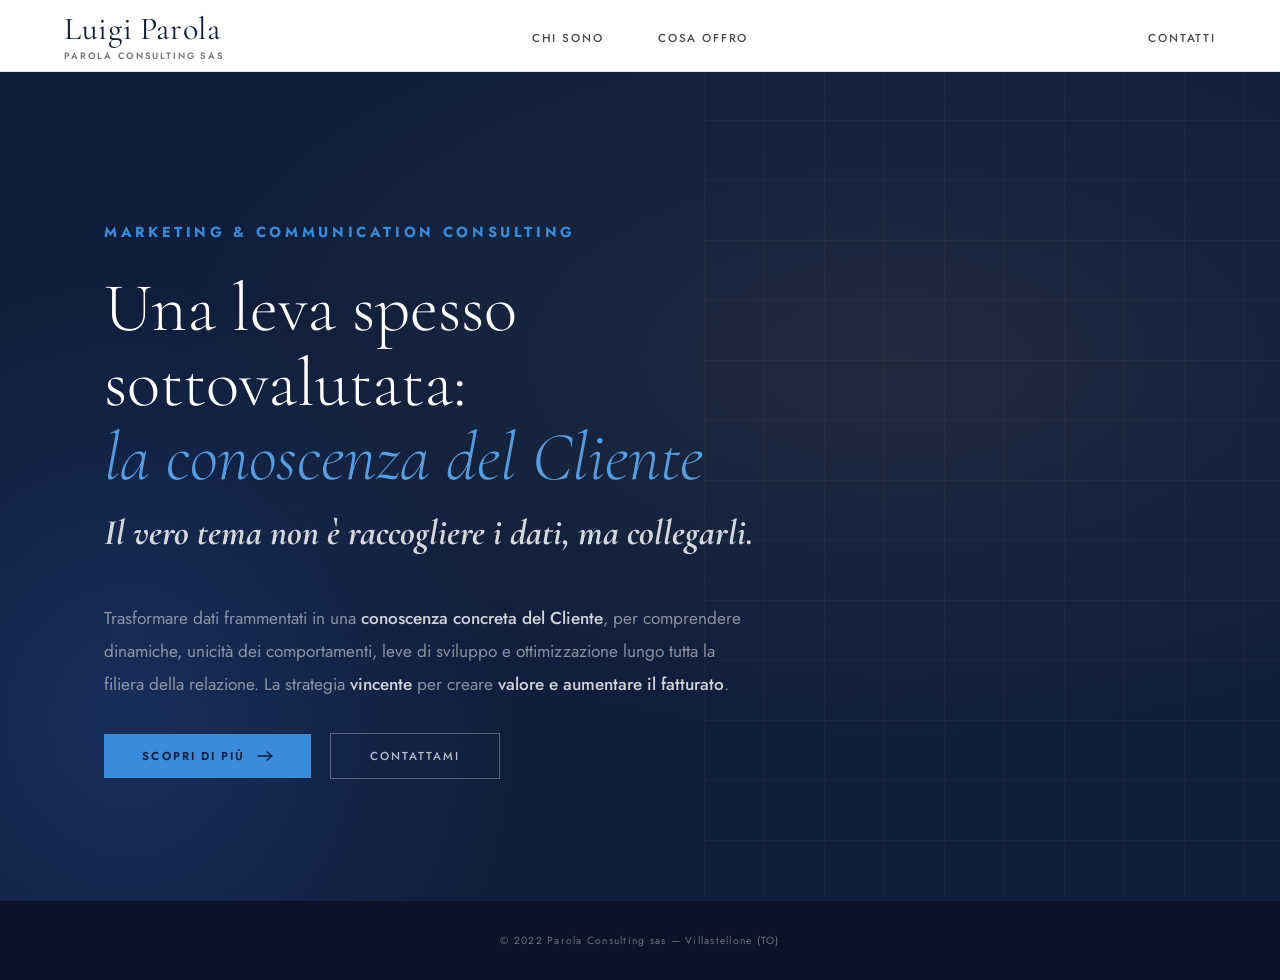
<file: index.html>
<!DOCTYPE html>
<html lang="it">
<head>
  <meta charset="UTF-8" />
  <meta name="viewport" content="width=device-width, initial-scale=1.0" />
<title>Luigi Parola</title>
<meta name="description" content="Trasformare dati frammentati in una conoscenza concreta del Cliente, per comprendere dinamiche, unicità dei comportamenti, leve di sviluppo e ottimizzazione lungo tutta la filiera della relazione. La strategia vincente per creare valore e aumentare il fatturato." />
<link rel="canonical" href="https://www.luigiparola.com/" />

<link rel="icon" type="image/png" href="assets/favicon.png" />
<link rel="shortcut icon" type="image/png" href="assets/favicon.png" />
<link rel="apple-touch-icon" href="assets/favicon.png" />

<meta property="og:locale" content="it_IT" />
<meta property="og:type" content="website" />
<meta property="og:site_name" content="Luigi Parola" />
<meta property="og:title" content="Luigi Parola" />
<meta property="og:description" content="Trasformare dati frammentati in una conoscenza concreta del Cliente, per comprendere dinamiche, unicità dei comportamenti, leve di sviluppo e ottimizzazione lungo tutta la filiera della relazione. La strategia vincente per creare valore e aumentare il fatturato." />
<meta property="og:url" content="https://www.luigiparola.com/" />
<meta property="og:image" content="https://www.luigiparola.com/assets/social-preview-parola.png" />
<meta property="og:image:secure_url" content="https://www.luigiparola.com/assets/social-preview-parola.png" />
<meta property="og:image:type" content="image/png" />
<meta property="og:image:width" content="1000" />
<meta property="og:image:height" content="500" />
<meta property="og:image:alt" content="Luigi Parola — Marketing & Communication Consultant" />

<meta property="og:image" content="https://www.luigiparola.com/assets/social-preview-parola-square.png" />
<meta property="og:image:secure_url" content="https://www.luigiparola.com/assets/social-preview-parola-square.png" />
<meta property="og:image:type" content="image/png" />
<meta property="og:image:width" content="1500" />
<meta property="og:image:height" content="1500" />
<meta property="og:image:alt" content="Luigi Parola — Marketing & Communication Consultant" />

<meta name="twitter:card" content="summary_large_image" />
<meta name="twitter:title" content="Luigi Parola" />
<meta name="twitter:description" content="Trasformare dati frammentati in una conoscenza concreta del Cliente, per comprendere dinamiche, unicità dei comportamenti, leve di sviluppo e ottimizzazione lungo tutta la filiera della relazione. La strategia vincente per creare valore e aumentare il fatturato." />
<meta name="twitter:image" content="https://www.luigiparola.com/assets/social-preview-parola.png" />

  <link rel="preconnect" href="https://fonts.googleapis.com" />
  <link rel="preconnect" href="https://fonts.gstatic.com" crossorigin />
  <link href="https://fonts.googleapis.com/css2?family=Cormorant+Garamond:ital,wght@0,300;0,400;0,600;1,300;1,400&family=Jost:wght@300;400;500;600&display=swap" rel="stylesheet" />
  <link rel="stylesheet" href="style.css" />
</head>
<body>

  <nav id="navbar">
    <a href="index.html" class="nav-brand">
      <span class="nav-brand-name">Luigi Parola</span>
      <span class="nav-brand-sub">Parola Consulting SAS</span>
    </a>

    <ul class="nav-links">
      <li><a href="chi-sono.html">Chi Sono</a></li>
      <li><a href="cosa-offro.html">Cosa Offro</a></li>
      <li><a href="contatti.html">Contatti</a></li>
    </ul>

    <div class="hamburger" id="hamburger">
      <span></span><span></span><span></span>
    </div>
  </nav>

  <div class="mobile-nav" id="mobile-nav">
    <a href="chi-sono.html">Chi Sono</a>
    <a href="cosa-offro.html">Cosa Offro</a>
    <a href="contatti.html">Contatti</a>
  </div>

  <section id="home">
    <div class="hero-inner">
      <p class="hero-eyebrow">Marketing &amp; Communication Consulting</p>

      <h1 class="hero-title">
        Una leva spesso<br> sottovalutata:<br>
        <em>la conoscenza del Cliente</em>
      </h1>

      <p class="hero-subtitle">
        Il vero tema non è raccogliere i dati, ma collegarli.
      </p>

      <p class="hero-tagline">
        Trasformare dati frammentati in una <strong>conoscenza concreta del Cliente</strong>,
        per comprendere dinamiche, unicità dei comportamenti, leve di sviluppo e
        ottimizzazione lungo tutta la filiera della relazione.
        La strategia <strong>vincente</strong> per creare <strong>valore e aumentare il fatturato</strong>.
      </p>

      <div class="hero-cta-row">
        <a href="chi-sono.html" class="btn-primary">
          Scopri di più
          <svg width="16" height="10" viewBox="0 0 16 10" fill="none">
            <path d="M1 5h14M10 1l5 4-5 4" stroke="currentColor" stroke-width="1.3" stroke-linecap="round" stroke-linejoin="round"/>
          </svg>
        </a>
        <a href="contatti.html" class="btn-ghost">Contattami</a>
      </div>
    </div>
  </section>

  <footer>
    <span class="footer-copy">© 2022 Parola Consulting sas — Villastellone (TO)</span>
  </footer>

  <script>
    const navbar = document.getElementById('navbar');
    window.addEventListener('scroll', () => {
      navbar.classList.toggle('scrolled', window.scrollY > 20);
    });

    const ham = document.getElementById('hamburger');
    const mobileNav = document.getElementById('mobile-nav');
    ham.addEventListener('click', () => mobileNav.classList.toggle('open'));
  </script>

</body>
</html>
</file>
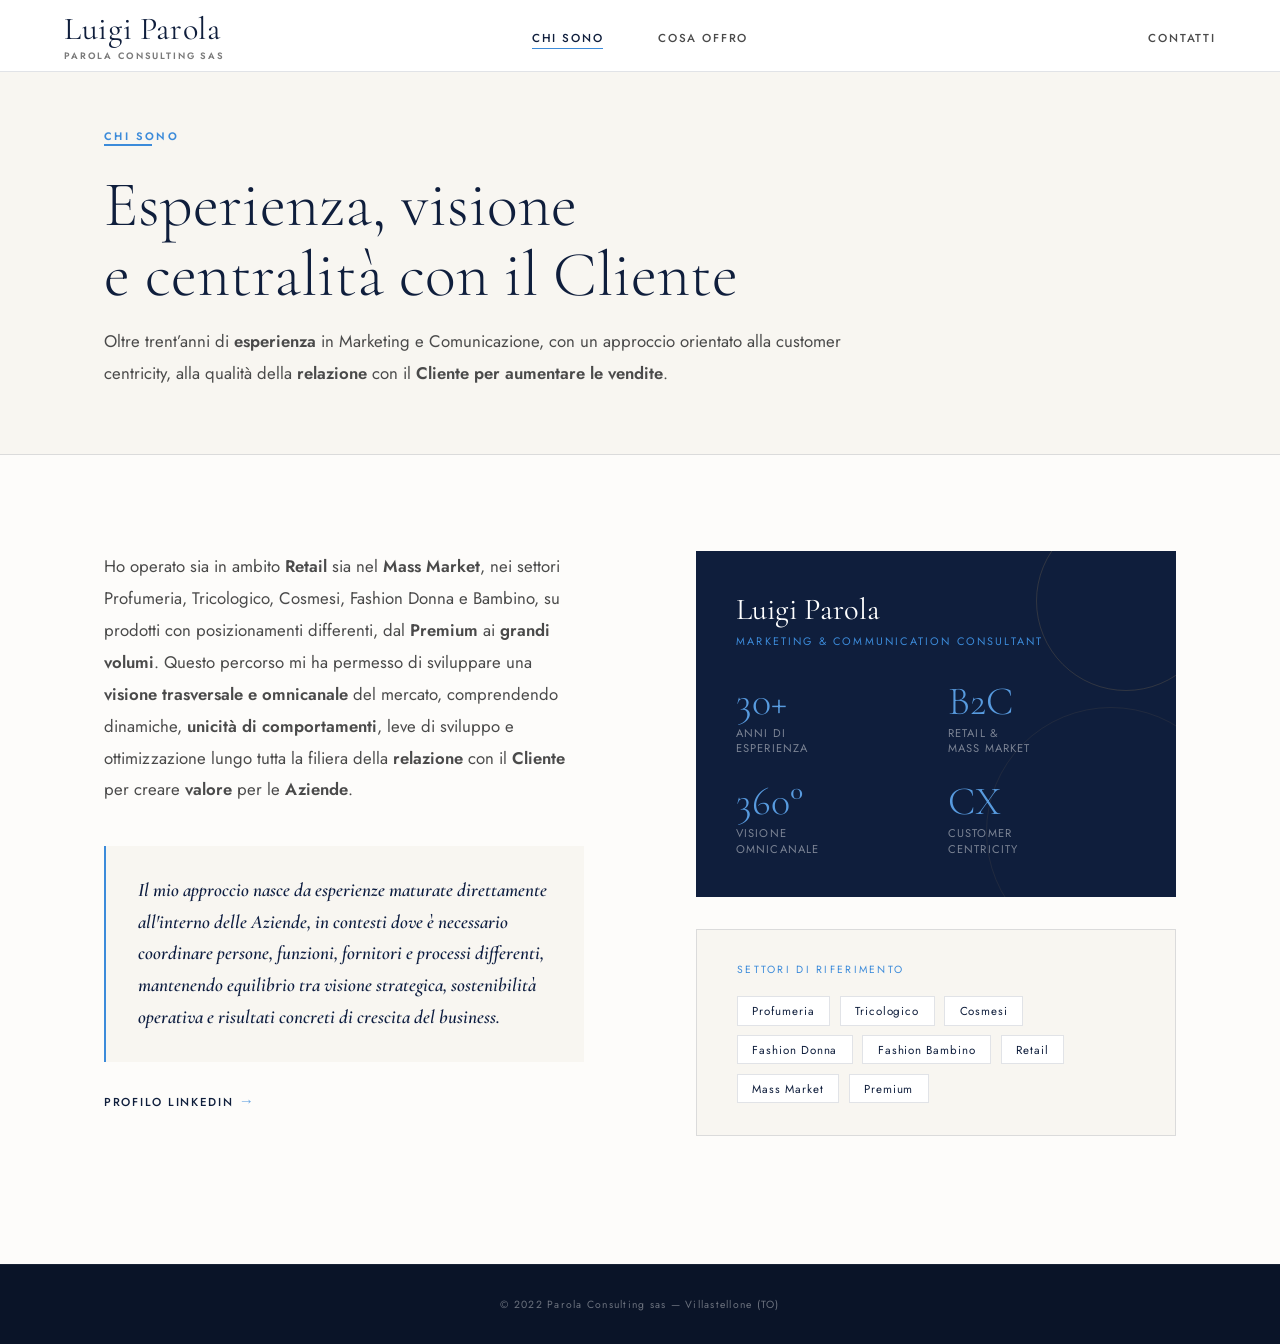
<file: chi-sono.html>
<!DOCTYPE html>
<html lang="it">
<head>
  <meta charset="UTF-8" />
  <meta name="viewport" content="width=device-width, initial-scale=1.0" />
<title>Chi Sono — Luigi Parola</title>
<meta name="description" content="Oltre trent’anni di esperienza in Marketing e Comunicazione, con un approccio orientato alla customer centricity, alla qualità della relazione con il Cliente e alla crescita del business." />
<link rel="canonical" href="https://www.luigiparola.com/chi-sono.html" />

<link rel="icon" type="image/png" href="assets/favicon.png" />
<link rel="shortcut icon" type="image/png" href="assets/favicon.png" />
<link rel="apple-touch-icon" href="assets/favicon.png" />

<meta property="og:locale" content="it_IT" />
<meta property="og:type" content="website" />
<meta property="og:site_name" content="Luigi Parola" />
<meta property="og:title" content="Chi Sono — Luigi Parola" />
<meta property="og:description" content="Oltre trent’anni di esperienza in Marketing e Comunicazione, con un approccio orientato alla customer centricity, alla qualità della relazione con il Cliente e alla crescita del business." />
<meta property="og:url" content="https://www.luigiparola.com/chi-sono.html" />
<meta property="og:image" content="https://www.luigiparola.com/assets/social-preview-parola.png" />
<meta property="og:image:secure_url" content="https://www.luigiparola.com/assets/social-preview-parola.png" />
<meta property="og:image:type" content="image/png" />
<meta property="og:image:width" content="1000" />
<meta property="og:image:height" content="500" />
<meta property="og:image:alt" content="Luigi Parola — Marketing & Communication Consultant" />

<meta property="og:image" content="https://www.luigiparola.com/assets/social-preview-parola-square.png" />
<meta property="og:image:secure_url" content="https://www.luigiparola.com/assets/social-preview-parola-square.png" />
<meta property="og:image:type" content="image/png" />
<meta property="og:image:width" content="1500" />
<meta property="og:image:height" content="1500" />
<meta property="og:image:alt" content="Luigi Parola — Marketing & Communication Consultant" />

<meta name="twitter:card" content="summary_large_image" />
<meta name="twitter:title" content="Chi Sono — Luigi Parola" />
<meta name="twitter:description" content="Oltre trent’anni di esperienza in Marketing e Comunicazione, con un approccio orientato alla customer centricity, alla qualità della relazione con il Cliente e alla crescita del business." />
<meta name="twitter:image" content="https://www.luigiparola.com/assets/social-preview-parola.png" />

  <link rel="preconnect" href="https://fonts.googleapis.com" />
  <link rel="preconnect" href="https://fonts.gstatic.com" crossorigin />
  <link href="https://fonts.googleapis.com/css2?family=Cormorant+Garamond:ital,wght@0,300;0,400;0,600;1,300;1,400&family=Jost:wght@300;400;500;600&display=swap" rel="stylesheet" />
  <link rel="stylesheet" href="style.css" />
</head>
<body>

  <nav id="navbar">
    <a href="index.html" class="nav-brand">
      <span class="nav-brand-name">Luigi Parola</span>
      <span class="nav-brand-sub">Parola Consulting SAS</span>
    </a>

    <ul class="nav-links">
      <li><a href="chi-sono.html" class="active">Chi Sono</a></li>
      <li><a href="cosa-offro.html">Cosa Offro</a></li>
      <li><a href="contatti.html">Contatti</a></li>
    </ul>

    <div class="hamburger" id="hamburger">
      <span></span><span></span><span></span>
    </div>
  </nav>

  <div class="mobile-nav" id="mobile-nav">
    <a href="chi-sono.html">Chi Sono</a>
    <a href="cosa-offro.html">Cosa Offro</a>
    <a href="contatti.html">Contatti</a>
  </div>

  <section class="page-hero">
    <div class="page-hero-inner">
      <p class="label">Chi Sono</p>
      <span class="gold-line"></span>
      <h1 class="display page-title">Esperienza, visione<br>e centralità con il Cliente</h1>
      <p class="page-intro">
        Oltre trent’anni di <strong>esperienza</strong> in Marketing e Comunicazione, con un approccio
        orientato alla customer centricity, alla qualità della <strong>relazione</strong> con il <strong>Cliente per aumentare le vendite</strong>.
      </p>
    </div>
  </section>

  <section class="page-section">
    <div class="section-inner">
      <div class="chi-sono-grid">
        <div>
          
          <p class="chi-sono-p">
            Ho operato sia in ambito <strong>Retail</strong> sia nel <strong>Mass Market</strong>, nei settori Profumeria,
            Tricologico, Cosmesi, Fashion Donna e Bambino, su prodotti con posizionamenti differenti, dal <strong>Premium</strong> ai 
            <strong>grandi volumi</strong>. Questo percorso mi ha permesso di sviluppare
            una <strong>visione trasversale e omnicanale</strong> del mercato, comprendendo dinamiche,
           <strong>unicità di comportamenti</strong>, leve di sviluppo e ottimizzazione lungo tutta la filiera
            della <strong>relazione</strong> con il <strong>Cliente</strong> per creare <strong>valore</strong> per le <strong>Aziende</strong>.
          </p>

          <div class="chi-sono-highlight">
            <p>
              Il mio approccio nasce da <strong>esperienze</strong> maturate direttamente all'<strong>interno</strong>
              delle Aziende, in contesti dove è necessario <strong>coordinare persone</strong>, funzioni, fornitori e <strong>processi</strong>
              differenti, mantenendo <strong>equilibrio</strong> tra visione strategica, sostenibilità operativa e <strong>risultati concreti</strong>
              di crescita del <strong>business</strong>.
            </p>
          </div>

          <a href="https://www.linkedin.com/in/luigiparola/" target="_blank" class="linkedin-link" style="margin-top:2rem;">
            Profilo LinkedIn
          </a>
          <span class="area-item-arrow" aria-hidden="true">→</span>
        </div>

        <div class="chi-sono-right">
          <div class="profile-card">
            <p class="profile-name">Luigi Parola</p>
            <p class="profile-role">Marketing &amp; Communication Consultant</p>

            <div class="profile-stats">
              <div>
                <div class="stat-number">30+</div>
                <div class="stat-label">Anni di<br>esperienza</div>
              </div>
              <div>
                <div class="stat-number">B2C</div>
                <div class="stat-label">Retail &amp;<br>Mass Market</div>
              </div>
              <div>
                <div class="stat-number">360°</div>
                <div class="stat-label">Visione<br>omnicanale</div>
              </div>
              <div>
                <div class="stat-number">CX</div>
                <div class="stat-label">Customer<br>Centricity</div>
              </div>
            </div>
          </div>

          <div class="sector-list">
            <p class="sector-list-title">Settori di riferimento</p>
            <div class="sectors">
              <span class="sector-tag">Profumeria</span>
              <span class="sector-tag">Tricologico</span>
              <span class="sector-tag">Cosmesi</span>
              <span class="sector-tag">Fashion Donna</span>
              <span class="sector-tag">Fashion Bambino</span>
              <span class="sector-tag">Retail</span>
              <span class="sector-tag">Mass Market</span>
              <span class="sector-tag">Premium</span>
            </div>
          </div>
        </div>
      </div>
    </div>
  </section>

  <footer>
    <span class="footer-copy">© 2022 Parola Consulting sas — Villastellone (TO)</span>
  </footer>

  <script>
    const navbar = document.getElementById('navbar');
    window.addEventListener('scroll', () => {
      navbar.classList.toggle('scrolled', window.scrollY > 20);
    });

    const ham = document.getElementById('hamburger');
    const mobileNav = document.getElementById('mobile-nav');
    ham.addEventListener('click', () => mobileNav.classList.toggle('open'));
  </script>

</body>
</html>
</file>
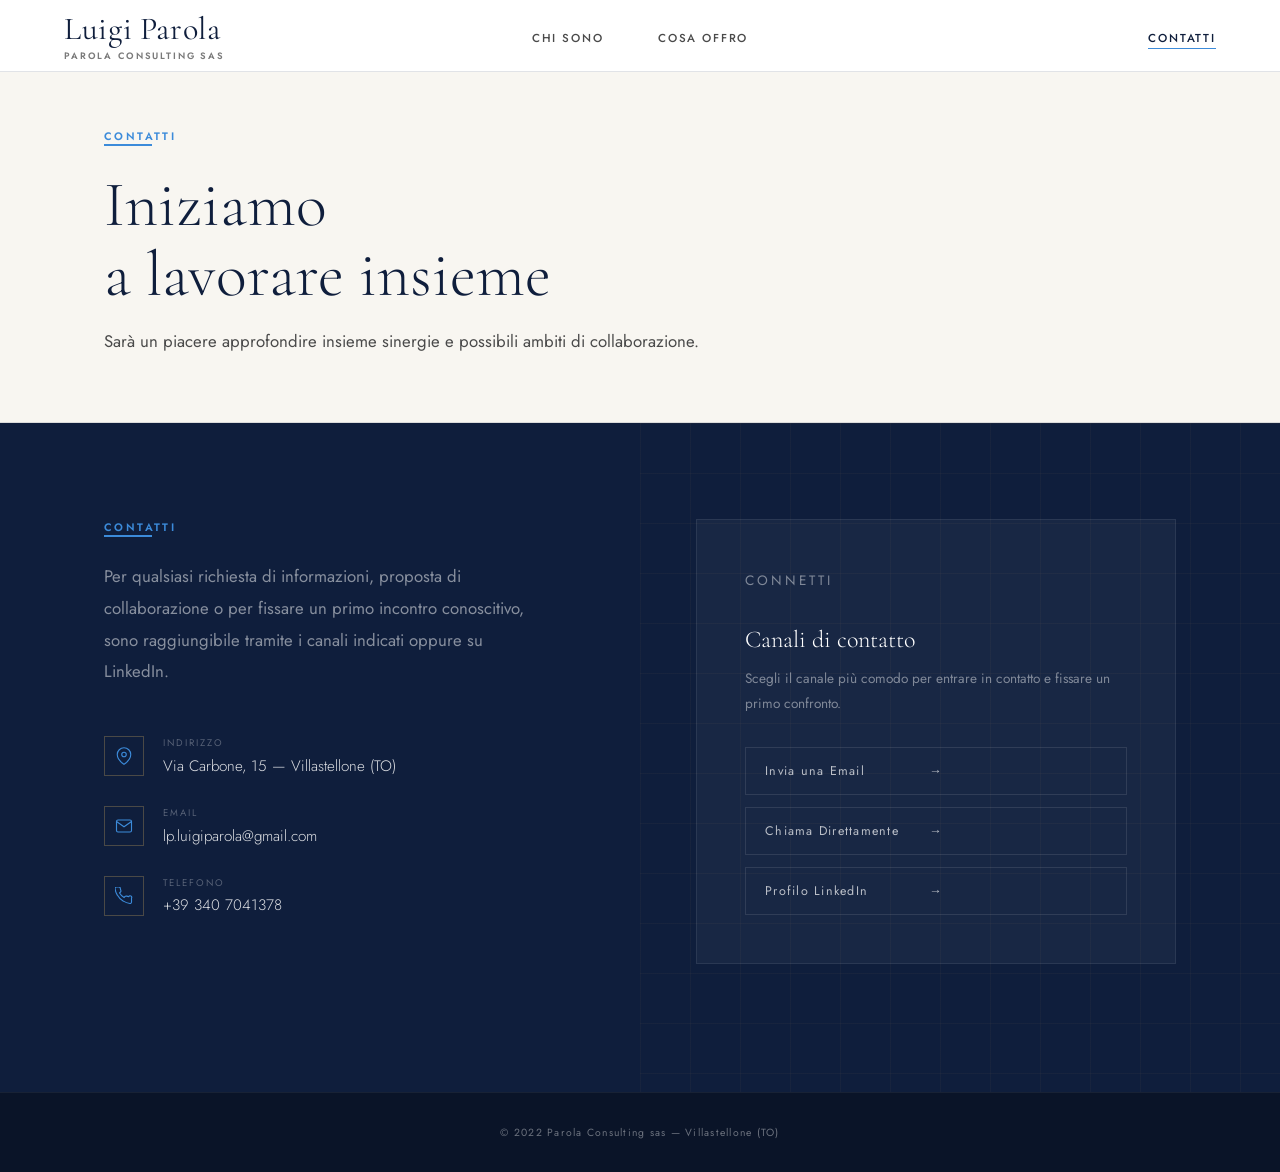
<file: contatti.html>
<!DOCTYPE html>
<html lang="it">
<head>
  <meta charset="UTF-8" />
  <meta name="viewport" content="width=device-width, initial-scale=1.0" />
<title>Contatti — Luigi Parola</title>
<meta name="description" content="Per qualsiasi richiesta di informazioni, proposta di collaborazione o per fissare un primo incontro conoscitivo, sono raggiungibile tramite i canali indicati oppure su LinkedIn." />
<link rel="canonical" href="https://www.luigiparola.com/contatti.html" />

<link rel="icon" type="image/png" href="assets/favicon.png" />
<link rel="shortcut icon" type="image/png" href="assets/favicon.png" />
<link rel="apple-touch-icon" href="assets/favicon.png" />

<meta property="og:locale" content="it_IT" />
<meta property="og:type" content="website" />
<meta property="og:site_name" content="Luigi Parola" />
<meta property="og:title" content="Contatti — Luigi Parola" />
<meta property="og:description" content="Per qualsiasi richiesta di informazioni, proposta di collaborazione o per fissare un primo incontro conoscitivo, sono raggiungibile tramite i canali indicati oppure su LinkedIn." />
<meta property="og:url" content="https://www.luigiparola.com/contatti.html" />
<meta property="og:image" content="https://www.luigiparola.com/assets/social-preview-parola.png" />
<meta property="og:image:secure_url" content="https://www.luigiparola.com/assets/social-preview-parola.png" />
<meta property="og:image:type" content="image/png" />
<meta property="og:image:width" content="1000" />
<meta property="og:image:height" content="500" />
<meta property="og:image:alt" content="Luigi Parola — Marketing & Communication Consultant" />

<meta property="og:image" content="https://www.luigiparola.com/assets/social-preview-parola-square.png" />
<meta property="og:image:secure_url" content="https://www.luigiparola.com/assets/social-preview-parola-square.png" />
<meta property="og:image:type" content="image/png" />
<meta property="og:image:width" content="1500" />
<meta property="og:image:height" content="1500" />
<meta property="og:image:alt" content="Luigi Parola — Marketing & Communication Consultant" />

<meta name="twitter:card" content="summary_large_image" />
<meta name="twitter:title" content="Contatti — Luigi Parola" />
<meta name="twitter:description" content="Per qualsiasi richiesta di informazioni, proposta di collaborazione o per fissare un primo incontro conoscitivo, sono raggiungibile tramite i canali indicati oppure su LinkedIn." />
<meta name="twitter:image" content="https://www.luigiparola.com/assets/social-preview-parola.png" />

  <link rel="preconnect" href="https://fonts.googleapis.com" />
  <link rel="preconnect" href="https://fonts.gstatic.com" crossorigin />
  <link href="https://fonts.googleapis.com/css2?family=Cormorant+Garamond:ital,wght@0,300;0,400;0,600;1,300;1,400&family=Jost:wght@300;400;500;600&display=swap" rel="stylesheet" />
  <link rel="stylesheet" href="style.css" />
</head>
<body>

  <nav id="navbar">
    <a href="index.html" class="nav-brand">
      <span class="nav-brand-name">Luigi Parola</span>
      <span class="nav-brand-sub">Parola Consulting SAS</span>
    </a>

    <ul class="nav-links">
      <li><a href="chi-sono.html">Chi Sono</a></li>
      <li><a href="cosa-offro.html">Cosa Offro</a></li>
      <li><a href="contatti.html" class="active">Contatti</a></li>
    </ul>

    <div class="hamburger" id="hamburger">
      <span></span><span></span><span></span>
    </div>
  </nav>

  <div class="mobile-nav" id="mobile-nav">
    <a href="chi-sono.html">Chi Sono</a>
    <a href="cosa-offro.html">Cosa Offro</a>
    <a href="contatti.html">Contatti</a>
  </div>

  <section class="page-hero">
    <div class="page-hero-inner">
      <p class="label">Contatti</p>
      <span class="gold-line"></span>
      <h1 class="display page-title">Iniziamo<br>a lavorare insieme</h1>
      <p class="page-intro">
        Sarà un piacere approfondire insieme sinergie
        e possibili ambiti di collaborazione.
      </p>
    </div>
  </section>

  <section class="page-section contatti-wrap">
    <div class="section-inner">
      <div class="contatti-grid">
        <div>
          <p class="label" style="color: var(--gold);">Contatti</p>
          <span class="gold-line"></span>
          <p class="contatti-text">
            Per qualsiasi richiesta di informazioni, proposta di collaborazione o per fissare
            un primo incontro conoscitivo, sono raggiungibile tramite i canali indicati
            oppure su LinkedIn.
          </p>

          <div class="contact-items">
            <div class="contact-item">
              <div class="contact-icon">
                <svg width="18" height="18" viewBox="0 0 24 24" fill="none" stroke="currentColor" stroke-width="1.5">
                  <path d="M21 10c0 7-9 13-9 13s-9-6-9-13a9 9 0 0118 0z"/>
                  <circle cx="12" cy="10" r="3"/>
                </svg>
              </div>
              <div>
                <p class="contact-info-label">Indirizzo</p>
                <p class="contact-info-value">Via Carbone, 15 — Villastellone (TO)</p>
              </div>
            </div>

            <div class="contact-item">
              <div class="contact-icon">
                <svg width="18" height="18" viewBox="0 0 24 24" fill="none" stroke="currentColor" stroke-width="1.5">
                  <path d="M4 4h16c1.1 0 2 .9 2 2v12c0 1.1-.9 2-2 2H4c-1.1 0-2-.9-2-2V6c0-1.1.9-2 2-2z"/>
                  <polyline points="22,6 12,13 2,6"/>
                </svg>
              </div>
              <div>
                <p class="contact-info-label">Email</p>
                <p class="contact-info-value">
                  <a href="mailto:parolaconsultingsas@gmail.com">lp.luigiparola@gmail.com</a>
                </p>
              </div>
            </div>

            <div class="contact-item">
              <div class="contact-icon">
                <svg width="18" height="18" viewBox="0 0 24 24" fill="none" stroke="currentColor" stroke-width="1.5">
                  <path d="M22 16.92v3a2 2 0 01-2.18 2 19.79 19.79 0 01-8.63-3.07A19.5 19.5 0 013.07 10.8 19.79 19.79 0 01.1 2.18 2 2 0 012.08 0h3a2 2 0 012 1.72c.127.96.361 1.903.7 2.81a2 2 0 01-.45 2.11L6.09 7.91a16 16 0 006 6l1.27-1.27a2 2 0 012.11-.45c.907.339 1.85.573 2.81.7A2 2 0 0122 14.9z"/>
                </svg>
              </div>
              <div>
                <p class="contact-info-label">Telefono</p>
                <p class="contact-info-value">
                  <a href="tel:+393407041378">+39 340 7041378</a>
                </p>
              </div>
            </div>
          </div>
        </div>

        <div class="contatti-right">
          <div class="contact-panel">
            <p class="contact-form-label">Connetti</p>
            <h3>Canali di contatto</h3>
            <p>
              Scegli il canale più comodo per entrare in contatto e fissare un primo confronto.
            </p>

            <div class="contact-panel-links">
              <a href="mailto:lp.luigiparola@gmail.com" class="contact-panel-link">
                <span>Invia una Email</span>
                <span>→</span>
              </a>

              <a href="tel:+393407041378" class="contact-panel-link">
                <span>Chiama Direttamente</span>
                <span>→</span>
              </a>

              <a href="https://www.linkedin.com/in/luigiparola/" target="_blank" class="contact-panel-link">
                <span>Profilo LinkedIn</span>
                <span>→</span>
              </a>
            </div>
          </div>
        </div>
      </div>
    </div>
  </section>

  <footer>
    <span class="footer-copy">© 2022 Parola Consulting sas — Villastellone (TO)</span>
  </footer>

  <script>
    const navbar = document.getElementById('navbar');
    window.addEventListener('scroll', () => {
      navbar.classList.toggle('scrolled', window.scrollY > 20);
    });

    const ham = document.getElementById('hamburger');
    const mobileNav = document.getElementById('mobile-nav');
    ham.addEventListener('click', () => mobileNav.classList.toggle('open'));
  </script>

</body>
</html>
</file>
<file: style.css>
:root {
  --navy: #0f1e3c;
  --navy-mid: #1a3160;
    --gold: #3c8bda; 
    --gold-lt: #589bdf;
  --cream: #f8f6f1;
  --warm-white: #fdfcfa;
  --text: #1e1e1e;
  --text-mid: #4a4a4a;
  --text-lt: #7a7a7a;
  --border: rgba(15, 30, 60, 0.12);
  --serif: 'Cormorant Garamond', Georgia, serif;
  --sans: 'Jost', sans-serif;
  --ease: cubic-bezier(.25, .46, .45, .94);
}

*,
*::before,
*::after {
  box-sizing: border-box;
  margin: 0;
  padding: 0;
}

html {
  scroll-behavior: smooth;
  font-size: 16px;
}

body {
  font-family: var(--sans);
  background: var(--warm-white);
  color: var(--text);
  overflow-x: hidden;
}

img {
  display: block;
  max-width: 100%;
}

a {
  text-decoration: none;
  color: inherit;
}

.label {
  font-family: var(--sans);
  font-size: .68rem;
  font-weight: 600;
  letter-spacing: .22em;
  text-transform: uppercase;
  color: var(--gold);
}

.display {
  font-family: var(--serif);
  font-weight: 300;
  line-height: 1.1;
  color: var(--navy);
}

.body-text {
  font-family: var(--sans);
  font-weight: 300;
  font-size: .95rem;
  line-height: 1.8;
  color: var(--text-mid);
}

.section-inner,
.hero-inner,
.page-hero-inner {
  max-width: 1200px;
  margin: 0 auto;
  padding: 0 5vw;
}

.gold-line {
  display: block;
  width: 48px;
  height: 1.5px;
  background: var(--gold);
  margin-bottom: 1.5rem;
}

/* NAVBAR */
nav {
  position: fixed;
  top: 0;
  left: 0;
  right: 0;
  z-index: 100;
  display: flex;
  align-items: center;
  justify-content: space-between;
  padding: 0 5vw;
  height: 72px;
  background: #fff;
  backdrop-filter: blur(12px);
  border-bottom: 1px solid var(--border);
  transition: box-shadow .3s var(--ease);
}

nav.scrolled {
  box-shadow: 0 4px 32px rgba(15, 30, 60, .07);
}

.nav-brand {
  position: relative;
  z-index: 2;
  display: flex;
  flex-direction: column;
  gap: 1px;
}

.nav-brand-name {
  font-family: var(--serif);
  font-size: 2rem;
  font-weight: 400;
  color: var(--navy);
  letter-spacing: .02em;
}

.nav-brand-sub {
  font-family: var(--sans);
  font-size: .58rem;
  font-weight: 600;
  letter-spacing: .2em;
  text-transform: uppercase;
  color: var(--text-lt);
}

.nav-links {
  position: absolute;
  left: 5vw;
  right: 5vw;
  top: 0;
  height: 72px;
  display: grid;
  grid-template-columns: 1fr auto auto 1fr;
  align-items: center;
  column-gap: 3rem;
  list-style: none;
  pointer-events: none;
}

.nav-links li:nth-child(1) {
  grid-column: 2;
}

.nav-links li:nth-child(2) {
  grid-column: 3;
}

.nav-links li:nth-child(3) {
  grid-column: 4;
  justify-self: end;
}

.nav-links a {
  pointer-events: auto;
}

.nav-links a {
  font-family: var(--sans);
  font-size: .72rem;
  font-weight: 500;
  letter-spacing: .16em;
  text-transform: uppercase;
  color: var(--text-mid);
  position: relative;
  transition: color .25s;
}

.nav-links a::after {
  content: '';
  position: absolute;
  bottom: -3px;
  left: 0;
  right: 0;
  height: 1px;
  background: var(--gold);
  transform: scaleX(0);
  transform-origin: left;
  transition: transform .3s var(--ease);
}

.nav-links a:hover,
.nav-links a.active {
  color: var(--navy);
}

.nav-links a:hover::after,
.nav-links a.active::after {
  transform: scaleX(1);
}

.nav-cta {
  font-family: var(--sans);
  font-size: .72rem;
  font-weight: 500;
  letter-spacing: .14em;
  text-transform: uppercase;
  padding: .55rem 1.6rem;
  border: 1.5px solid var(--navy);
  color: var(--navy);
  transition: background .25s, color .25s;
}

.nav-cta:hover {
  background: var(--navy);
  color: #fff;
}

.hamburger {
  position: relative;
  z-index: 2;
  display: none;
  flex-direction: column;
  gap: 5px;
  cursor: pointer;
  padding: 8px;
}

.hamburger span {
  display: block;
  width: 24px;
  height: 1.5px;
  background: var(--navy);
  transition: all .3s;
}

.mobile-nav {
  display: none;
  position: fixed;
  top: 72px;
  left: 0;
  right: 0;
  background: #fff;
  z-index: 99;
  padding: 2rem 5vw;
  border-bottom: 1px solid var(--border);
  flex-direction: column;
  gap: 1.5rem;
}

.mobile-nav.open {
  display: flex;
}

.mobile-nav a {
  font-size: .8rem;
  font-weight: 500;
  letter-spacing: .16em;
  text-transform: uppercase;
  color: var(--navy);
}

/* HOME */
#home {
  min-height: 100vh;
  padding-top: 72px;
  background: var(--navy);
  position: relative;
  overflow: hidden;
}

#home::before {
  content: '';
  position: absolute;
  inset: 0;
  background:
    radial-gradient(ellipse 80% 60% at 70% 40%, rgba(184,151,90,.10) 0%, transparent 70%),
    radial-gradient(ellipse 50% 80% at 10% 80%, rgba(26,49,96,.8) 0%, transparent 60%);
  pointer-events: none;
}

#home::after {
  content: '';
  position: absolute;
  top: 0;
  right: 0;
  width: 45%;
  height: 100%;
  background-image:
    linear-gradient(rgba(184,151,90,.06) 1px, transparent 1px),
    linear-gradient(90deg, rgba(184,151,90,.06) 1px, transparent 1px);
  background-size: 60px 60px;
  pointer-events: none;
}

.hero-inner {
  display: flex;
  flex-direction: column;
  justify-content: center;
  min-height: calc(100vh - 72px);
  position: relative;
  z-index: 2;
}

.hero-eyebrow {
  font-size: .91rem;
  font-weight: 700;
  letter-spacing: .25em;
  text-transform: uppercase;
  color: var(--gold);
  margin-bottom: 1.8rem;
  margin-top: 1.8rem;
  opacity: 0;
  animation: fadeUp .8s var(--ease) .3s forwards;
}

.hero-title {
  font-family: var(--serif);
  font-weight: 300;
  font-size: clamp(2rem, 5.4vw, 4.7rem);
  line-height: 1.08;
  color: #fff;
  max-width: 820px;
  margin-bottom: 1rem;
  opacity: 0;
  animation: fadeUp .9s var(--ease) .5s forwards;
}

.hero-title em {
  font-style: italic;
  color: var(--gold-lt);
}

.hero-subtitle {
  font-family: var(--serif);
  font-style: italic;
  font-size: clamp(1.8rem, 3.2vw, 2.6rem);
  font-weight: 700;
  color: rgba(255,255,255,.78);
  margin-bottom: 3rem;
  opacity: 0;
  animation: fadeUp .9s var(--ease) .7s forwards;
}

.hero-tagline {
  max-width: 650px;
  font-size: 1.08rem;
  line-height: 1.9;
  color: rgba(255,255,255,.5);
  margin-bottom: 2rem;
  opacity: 0;
  animation: fadeUp .9s var(--ease) .9s forwards;
}

.hero-tagline strong {
  font-weight: 500;
  color: rgba(255,255,255,.8);
}

.hero-cta-row {
  display: flex;
  gap: 1.2rem;
  align-items: center;
  opacity: 0;
  animation: fadeUp .9s var(--ease) 1.1s forwards;
}

.btn-primary {
  display: inline-flex;
  align-items: center;
  gap: .7rem;
  padding: .9rem 2.4rem;
  background: var(--gold);
  color: var(--navy);
  font-size: .72rem;
  font-weight: 600;
  letter-spacing: .18em;
  text-transform: uppercase;
  transition: background .25s, transform .2s;
}

.btn-primary:hover {
  background: var(--gold-lt);
  transform: translateY(-1px);
}

.btn-ghost {
  display: inline-flex;
  align-items: center;
  gap: .7rem;
  padding: .9rem 2.4rem;
  border: 1px solid rgba(255,255,255,.3);
  color: rgba(255,255,255,.7);
  font-size: .72rem;
  font-weight: 500;
  letter-spacing: .18em;
  text-transform: uppercase;
  transition: border-color .25s, color .25s;
}

.btn-ghost:hover {
  border-color: var(--gold);
  color: var(--gold);
}

/* PAGE HERO */
.page-hero {
  padding: 8rem 0 4rem;
  background: var(--cream);
  border-bottom: 1px solid var(--border);
}

.page-title {
  font-size: clamp(2.8rem, 5vw, 4.6rem);
  margin-bottom: 1rem;
}

.page-intro {
  max-width: 740px;
  font-size: 1rem;
  line-height: 1.9;
  color: var(--text-mid);
}

/* GENERIC PAGE SECTION */
.page-section {
  padding: 6rem 0 8rem;
}

/* CHI SONO */
.chi-sono-grid {
  display: grid;
  grid-template-columns: 1fr 1fr;
  gap: 7rem;
  align-items: start;
}

.chi-sono-title {
  font-size: clamp(2.4rem, 4vw, 3.6rem);
  margin-bottom: 2.5rem;
  color: var(--navy);
}

.chi-sono-p {
  font-size: 1.05rem;
  line-height: 1.9;
  color: var(--text-mid);
  margin-bottom: 1.4rem;
}

.chi-sono-highlight {
  margin-top: 2.5rem;
  padding: 1.8rem 2rem;
  border-left: 2px solid var(--gold);
  background: var(--cream);
}

.chi-sono-highlight p {
  font-family: var(--serif);
  font-style: italic;
  font-size: 1.2rem;
  line-height: 1.65;
  color: #0d1d40;
  font-weight: 600;
}

.chi-sono-right {
  display: flex;
  flex-direction: column;
  gap: 2rem;
}

.profile-card {
  background: var(--navy);
  padding: 2.5rem;
  color: #fff;
  position: relative;
  overflow: hidden;
}

.profile-card::before {
  content: '';
  position: absolute;
  top: -40px;
  right: -40px;
  width: 180px;
  height: 180px;
  border: 1px solid rgba(184,151,90,.2);
  border-radius: 50%;
}

.profile-card::after {
  content: '';
  position: absolute;
  bottom: -60px;
  right: -60px;
  width: 250px;
  height: 250px;
  border: 1px solid rgba(184,151,90,.1);
  border-radius: 50%;
}

.profile-name {
  font-family: var(--serif);
  font-size: 1.9rem;
  font-weight: 400;
  color: #fff;
  margin-bottom: .3rem;
}

.profile-role {
  font-size: .68rem;
  letter-spacing: .2em;
  text-transform: uppercase;
  color: var(--gold);
  margin-bottom: 2rem;
}

.profile-stats {
  display: grid;
  grid-template-columns: 1fr 1fr;
  gap: 1.5rem;
  position: relative;
  z-index: 1;
}

.stat-number {
  font-family: var(--serif);
  font-size: 2.5rem;
  font-weight: 300;
  color: var(--gold-lt);
  line-height: 1;
  margin-bottom: .3rem;
}

.stat-label {
  font-size: .7rem;
  letter-spacing: .1em;
  text-transform: uppercase;
  color: rgba(255,255,255,.45);
  line-height: 1.4;
}

.sector-list {
  padding: 2rem 2.5rem;
  border: 1px solid var(--border);
  background: var(--cream);
}

.sector-list-title {
  font-size: .65rem;
  letter-spacing: .22em;
  text-transform: uppercase;
  color: var(--gold);
  margin-bottom: 1.2rem;
}

.sectors {
  display: flex;
  flex-wrap: wrap;
  gap: .6rem;
}

.sector-tag {
  padding: .35rem .9rem;
  border: 1px solid var(--border);
  font-size: .72rem;
  letter-spacing: .08em;
  color: var(--navy);
  background: white;
}

.linkedin-link {
  display: inline-flex;
  align-items: center;
  gap: .6rem;
  font-size: .72rem;
  font-weight: 500;
  letter-spacing: .15em;
  text-transform: uppercase;
  color: var(--navy);
  margin-top: .5rem;
  transition: color .25s;
}

.linkedin-link:hover {
  color: var(--gold);
}

/* COSA OFFRO */
.cosa-offro-wrap {
  background: var(--cream);
}

.cosa-offro-header {
  display: grid;
  grid-template-columns: 1fr 1fr;
  gap: 6rem;
  margin-bottom: 5rem;
  align-items: end;
}

.cosa-offro-title {
  font-size: clamp(2.4rem, 4vw, 3.6rem);
  color: var(--navy);
  align-self: start;
}

.cosa-offro-intro {
  font-size: .95rem;
  line-height: 1.9;
  color: var(--text-mid);
}

.offer-cards {
  display: grid;
  grid-template-columns: repeat(3, 1fr);
  gap: 1.5px;
  background: var(--border);
}

.offer-card {
  background: var(--warm-white);
  padding: 3rem 2.5rem;
  display: flex;
  flex-direction: column;
  gap: 1.2rem;
  position: relative;
  transition: background .25s;
}

.offer-card:hover {
  background: white;
}

.offer-card::after {
  content: '';
  position: absolute;
  top: 0;
  left: 0;
  width: 2px;
  height: 0;
  background: var(--gold);
  transition: height .4s var(--ease);
}

.offer-card:hover::after {
  height: 100%;
}

.offer-icon {
  width: 44px;
  height: 44px;
  display: flex;
  align-items: center;
  justify-content: center;
  border: 1px solid var(--border);
  color: var(--navy);
}

.offer-title {
  font-family: var(--serif);
  font-size: 1.3rem;
  font-weight: 400;
  color: var(--navy);
  line-height: 1.25;
}

.offer-body {
  font-size: .88rem;
  line-height: 1.85;
  color: var(--text-mid);
  flex: 1;
}

.offer-tag {
  align-self: flex-start;
  font-size: .62rem;
  letter-spacing: .18em;
  text-transform: uppercase;
  color: var(--gold);
  border-top: 1px solid var(--border);
  padding-top: 1rem;
  margin-top: .5rem;
}

.value-strip {
  margin-top: 4rem;
  padding: 3rem;
  background: var(--navy);
  display: grid;
  grid-template-columns: 1fr 2px 1fr;
  gap: 3rem;
  align-items: center;
}

.vstrip-text {
  font-family: var(--serif);
  font-size: 1.25rem;
  font-weight: 300;
  line-height: 1.5;
  color: rgba(255,255,255,.85);
}

.vstrip-text strong {
  color: var(--gold-lt);
  font-weight: 600;
}

.divider-v {
  width: 1.5px;
  height: 100px;
  background: linear-gradient(to bottom, transparent, var(--gold), transparent);
  justify-self: center;
}

/* COMPETENZE */
.aree-wrap {
  background: var(--warm-white);
}

.aree-header {
  margin-bottom: 4.5rem;
  max-width: 600px;
}

.aree-title {
  font-size: clamp(2.4rem, 4vw, 3.6rem);
  color: var(--navy);
  margin-bottom: 1rem;
}

.aree-subtitle {
  font-size: .9rem;
  color: var(--text-lt);
  line-height: 1.7;
}

.competency-area {
  display: grid;
  grid-template-columns: 280px 1fr;
  border: 1px solid var(--border);
  margin-bottom: 1.5rem;
  overflow: hidden;
  transition: box-shadow .3s;
}

.competency-area:hover {
  box-shadow: 0 8px 40px rgba(15,30,60,.08);
}

.area-label-col {
  background: var(--navy);
  padding: 2.5rem;
  display: flex;
  flex-direction: column;
  justify-content: center;
  gap: .6rem;
}

.area-number {
  font-family: var(--serif);
  font-size: 3rem;
  font-weight: 300;
  color: rgba(255,255,255,.3);
  line-height: 1;
}

.area-name {
  font-family: var(--sans);
  font-size: .85rem;
  font-weight: 600;
  letter-spacing: .18em;
  text-transform: uppercase;
  color: #fff;
  line-height: 1.4;
}

.area-name span {
  display: block;
  color: var(--gold);
}

.area-items-col {
  padding: 2rem 2.5rem;
  display: grid;
  grid-template-columns: repeat(auto-fit, minmax(180px, 1fr));
  gap: 1.2rem;
  align-items: center;
  background: white;
}

.area-item {
  display: flex;
  flex-direction: column;
  align-items: flex-start;
  gap: .7rem;
  min-height: 140px;
  padding: 1.2rem 1.4rem;
  border: 2px solid var(--border);
  transition: border-color .25s, background .25s, transform .2s;
}



.area-item-arrow {
  display: inline-block;
  margin-top: auto;
  margin-left: auto;
  font-size: .95rem;
  line-height: 1;
  color: var(--gold);
  opacity: .75;
  transition: transform .2s var(--ease), opacity .2s var(--ease);
}

.area-item:hover .area-item-arrow,
.area-popup-trigger:focus-visible .area-item-arrow {
  transform: translateY(2px);
  opacity: 1;
}

.area-popup-trigger:active .area-item-arrow {
  transform: translateY(1px);
}




.area-item:hover {
  border-color: var(--gold);
  background: var(--cream);
}

.area-item-name {
  font-size: .78rem;
  font-weight: 500;
  color: var(--navy);
  line-height: 1.35;
}

/* CONTATTI */
.contatti-wrap {
  background: var(--navy);
  position: relative;
  overflow: hidden;
}

.contatti-wrap::before {
  content: '';
  position: absolute;
  top: 0;
  right: 0;
  width: 50%;
  height: 100%;
  background-image:
    linear-gradient(rgba(184,151,90,.05) 1px, transparent 1px),
    linear-gradient(90deg, rgba(184,151,90,.05) 1px, transparent 1px);
  background-size: 50px 50px;
}

.contatti-grid {
  position: relative;
  z-index: 1;
  display: grid;
  grid-template-columns: 1fr 1fr;
  gap: 7rem;
  align-items: start;
}

.contatti-title {
  font-size: clamp(2.4rem, 4vw, 3.6rem);
  color: #fff;
  margin-bottom: 2rem;
}

.contatti-text {
  font-size: .9rem;
  line-height: 1.9;
  color: rgba(255,255,255,.5);
  margin-bottom: 3rem;
  max-width: 420px;
}

.contact-items {
  display: flex;
  flex-direction: column;
  gap: 1.8rem;
}

.contact-item {
  display: flex;
  align-items: flex-start;
  gap: 1.2rem;
}

.contact-icon {
  width: 40px;
  height: 40px;
  border: 1px solid rgba(184,151,90,.35);
  display: flex;
  align-items: center;
  justify-content: center;
  flex-shrink: 0;
  color: var(--gold);
}

.contact-info-label {
  font-size: .6rem;
  letter-spacing: .2em;
  text-transform: uppercase;
  color: rgba(255,255,255,.3);
  margin-bottom: .3rem;
}

.contact-info-value {
  font-size: .95rem;
  color: rgba(255,255,255,.85);
  font-weight: 300;
}

.contact-info-value a {
  color: rgba(255,255,255,.85);
  transition: color .2s;
}

.contact-info-value a:hover {
  color: var(--gold);
}

.contatti-right {
  display: flex;
  flex-direction: column;
  gap: 1.5rem;
}

.contact-form-label {
  font-size: .65rem;
  letter-spacing: .22em;
  text-transform: uppercase;
  color: var(--gold);
  margin-bottom: .5rem;
}

.contact-panel {
  background: rgba(255,255,255,.04);
  border: 1px solid rgba(255,255,255,.08);
  padding: 3rem;
}

.contact-panel h3 {
  font-family: var(--serif);
  font-size: 1.5rem;
  font-weight: 300;
  color: #fff;
  margin-bottom: .8rem;
}

.contact-panel p {
  font-size: .85rem;
  line-height: 1.8;
  color: rgba(255,255,255,.45);
  margin-bottom: 2rem;
}

.contact-panel-links {
  display: flex;
  flex-direction: column;
  gap: .8rem;
}

.contact-panel-link {
  display: grid;
  grid-template-columns: 1fr auto 1fr;
  align-items: center;
  padding: .85rem 1.2rem;
  border: 1px solid rgba(255,255,255,.1);
  color: rgba(255,255,255,.7);
  font-size: .78rem;
  letter-spacing: .1em;
  transition: border-color .25s, color .25s, background .25s;
}

.contact-panel-link:hover {
  border-color: var(--gold);
  color: var(--gold);
  background: rgba(184,151,90,.04);
}

/* FOOTER */
footer {
  background: #0a1428;
  padding: 2rem 5vw;
  display: flex;
  justify-content: center;
  align-items: center;
  border-top: 1px solid rgba(255,255,255,.06);
}

.footer-brand {
  font-family: var(--serif);
  font-size: 1.1rem;
  color: rgba(255,255,255,.4);
}

.footer-copy {
  font-size: .65rem;
  letter-spacing: .12em;
  color: rgba(255,255,255,.4);
  text-align: center;
}

/* ANIMATIONS */
@keyframes fadeUp {
  from {
    opacity: 0;
    transform: translateY(20px);
  }
  to {
    opacity: 1;
    transform: translateY(0);
  }
}

/* RESPONSIVE */
@media (max-width: 900px) {
  .nav-links,
  .nav-cta {
    display: none;
  }

  .hamburger {
    display: flex;
  }

  .chi-sono-grid,
  .cosa-offro-header,
  .contatti-grid,
  .value-strip,
  .competency-area {
    grid-template-columns: 1fr;
    gap: 3rem;
  }

  .offer-cards {
    grid-template-columns: 1fr;
  }

  .divider-v {
    display: none;
  }

  .area-label-col {
    padding: 1.5rem 2rem;
  }
}

@media (max-width: 600px) {
  .hero-cta-row {
    flex-direction: column;
    align-items: flex-start;
  }

  .btn-primary,
  .btn-ghost {
    width: 100%;
    justify-content: center;
  }

  footer {
    flex-direction: column;
    gap: .8rem;
    text-align: center;
  }
}

/* CORREZIONI PDF */
strong {
  font-weight: 600;
  color: inherit;
}

.accent-blue {
  color: var(--gold-lt);
  font-weight: 600;
}

nav {
  background: #fff;
}

.mobile-nav {
  background: #fff;
}

.nav-links {
  gap: 3.4rem;
}

.hero-eyebrow {
  font-size: .91rem;
  font-weight: 700;
}

.hero-subtitle {
  font-size: clamp(1.8rem, 2.8vw, 2.3rem);
  font-weight: 700;
  color: rgba(255,255,255,.82);
}

.hero-tagline {
  font-size: 1.08rem;
}

.page-intro,
.cosa-offro-intro,
.chi-sono-p,
.offer-body,
.aree-subtitle,
.contatti-text {
  font-size: 1.05rem;
}

.vstrip-text {
  font-size: 1.3rem;
}

.area-item-name {
  font-size: 1.1rem;
}

@media (max-width: 900px) {
  nav {
    display: flex;
    justify-content: space-between;
  }
}

/* POPUP COMPETENZE */
.area-popup-trigger {
  width: 100%;
  min-height: 100%;
  cursor: pointer;
  text-align: left;
  font-family: inherit;
  appearance: none;
  -webkit-appearance: none;
  color: inherit;
  background: white;
}

.area-popup-trigger:focus-visible {
  outline: 2px solid var(--gold);
  outline-offset: 3px;
}

.area-popup-trigger:active {
  transform: translateY(1px);
}

body.modal-open {
  overflow: hidden;
}

.competenza-modal {
  position: fixed;
  inset: 0;
  z-index: 1000;
  display: none;
  align-items: center;
  justify-content: center;
  padding: 6rem 5vw 3rem;
}

.competenza-modal.open {
  display: flex;
}

.competenza-modal-backdrop {
  position: absolute;
  inset: 0;
  background: rgba(10, 20, 40, .78);
  backdrop-filter: blur(8px);
}

.competenza-modal-dialog {
  position: relative;
  z-index: 1;
  width: min(900px, 100%);
  max-height: calc(100vh - 7rem);
  padding: 0rem;
  background: var(--warm-white);
  border: 1px solid rgba(255,255,255,.18);
  box-shadow: 0 24px 80px rgba(0,0,0,.32);
  animation: modalFadeUp .25s var(--ease) both;
}

.competenza-modal-title {
  font-family: var(--serif);
  font-size: clamp(1.5rem, 3vw, 2.1rem);
  font-weight: 300;
  line-height: 1.2;
  color: var(--navy);
  padding-right: 0rem;
  margin-bottom: 0rem;
}

.competenza-modal-image {
  width: 150%;
  max-height: calc(100vh - 12rem);
  object-fit: contain;
  background: white;
}

.competenza-modal-close {
  position: absolute;
  top: 1.2rem;
  right: 1.2rem;
  width: 38px;
  height: 38px;
  border: 0px solid var(--border);
  background: none;
  color: var(--navy);
  font-family: var(--sans);
  font-size: 1.6rem;
  line-height: 1;
  cursor: pointer;
  transition: color .2s, border-color .2s, transform .2s;
}

.competenza-modal-close:hover {
  color: var(--gold);
  border-color: var(--gold);
}

.competenza-modal-close:active {
  transform: scale(.96);
}

@keyframes modalFadeUp {
  from {
    opacity: 0;
    transform: translateY(14px);
  }
  to {
    opacity: 1;
    transform: translateY(0);
  }
}

@media (max-width: 600px) {
  .competenza-modal {
    padding: 5.5rem 1rem 1.5rem;
  }

  .competenza-modal-dialog {
    padding: 1rem;
  }

  .competenza-modal-image {
    max-height: calc(100vh - 13rem);
  }
}
</file>
